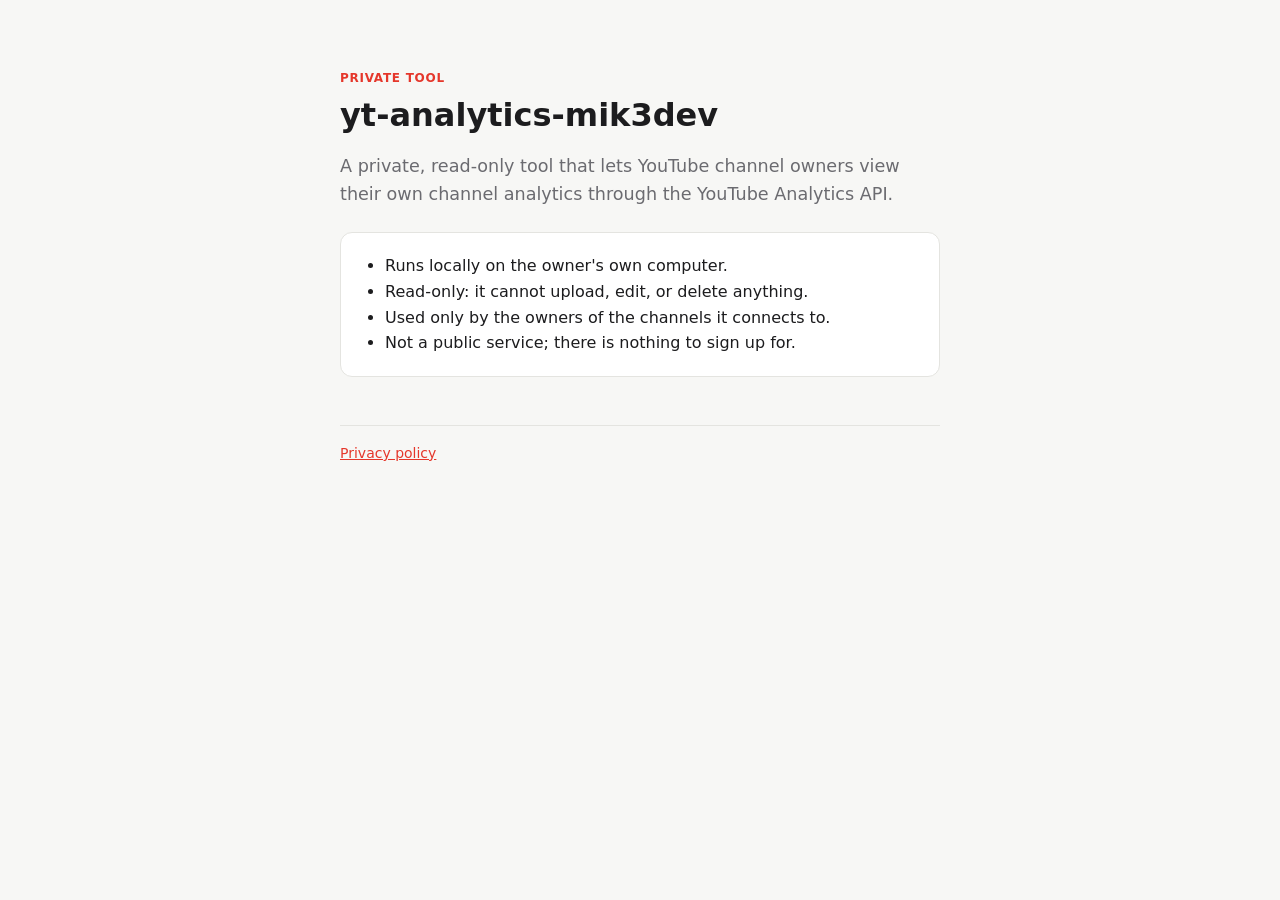
<file: index.html>
<!doctype html>
<html lang="en">
<head>
<meta charset="utf-8">
<meta name="viewport" content="width=device-width, initial-scale=1">
<title>yt-analytics-mik3dev</title>
<link rel="stylesheet" href="style.css">
</head>
<body>
<main>
  <span class="badge">Private tool</span>
  <h1>yt-analytics-mik3dev</h1>
  <p class="lead">A private, read-only tool that lets YouTube channel owners
  view their own channel analytics through the YouTube Analytics API.</p>

  <div class="card">
    <ul>
      <li>Runs locally on the owner's own computer.</li>
      <li>Read-only: it cannot upload, edit, or delete anything.</li>
      <li>Used only by the owners of the channels it connects to.</li>
      <li>Not a public service; there is nothing to sign up for.</li>
    </ul>
  </div>

  <footer>
    <a href="privacy.html">Privacy policy</a>
  </footer>
</main>
</body>
</html>
</file>
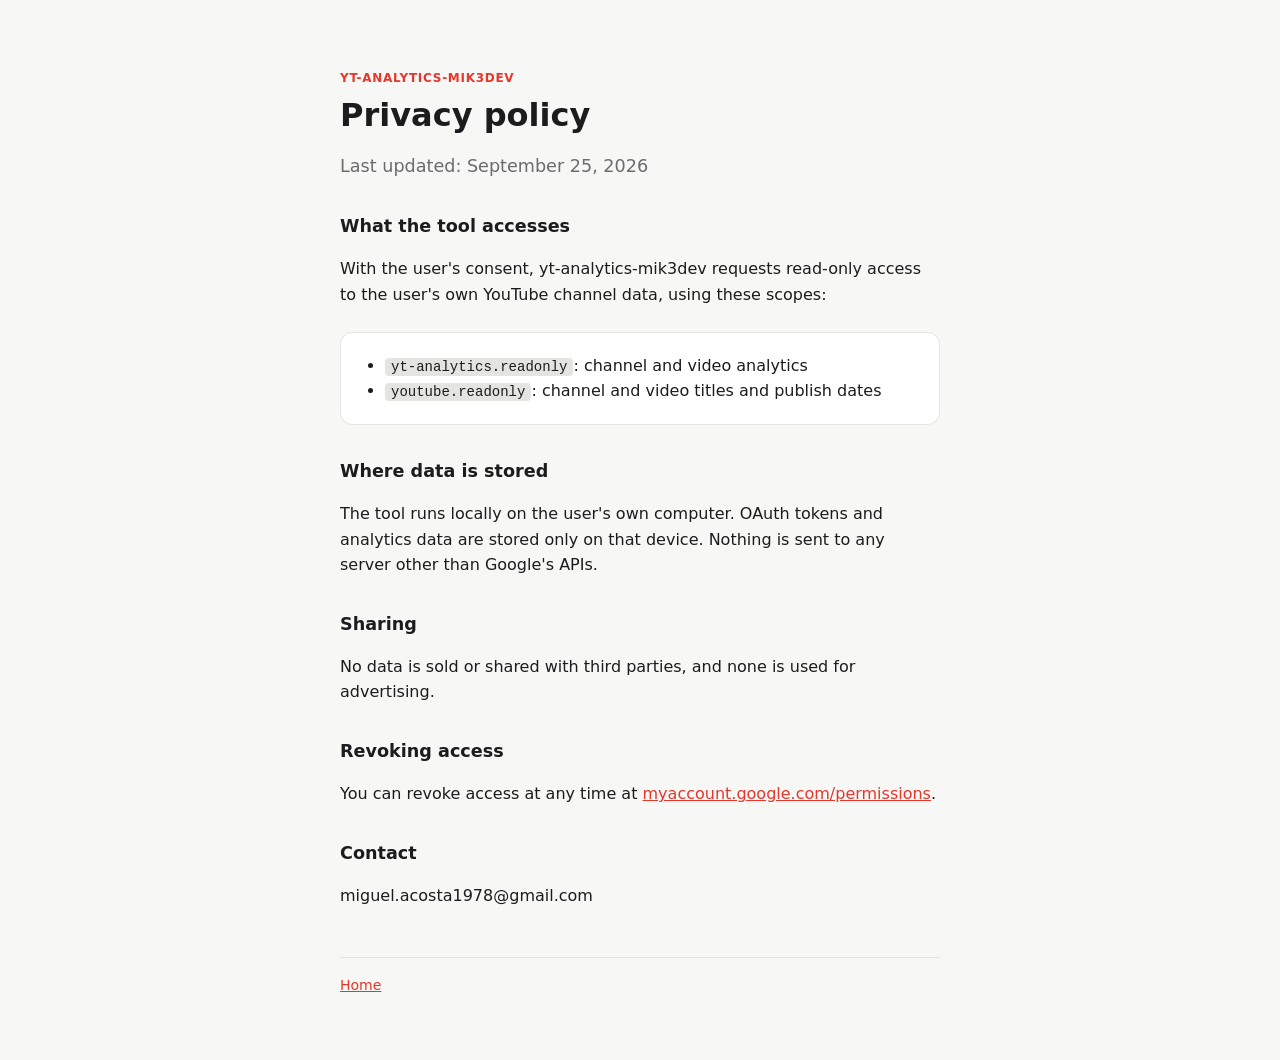
<file: privacy.html>
<!doctype html>
<html lang="en">
<head>
<meta charset="utf-8">
<meta name="viewport" content="width=device-width, initial-scale=1">
<title>Privacy policy · yt-analytics-mik3dev</title>
<link rel="stylesheet" href="style.css">
</head>
<body>
<main>
  <span class="badge">yt-analytics-mik3dev</span>
  <h1>Privacy policy</h1>
  <p class="lead">Last updated: September 25, 2026</p>

  <h2>What the tool accesses</h2>
  <p>With the user's consent, yt-analytics-mik3dev requests read-only access
  to the user's own YouTube channel data, using these scopes:</p>
  <div class="card">
    <ul>
      <li><code>yt-analytics.readonly</code>: channel and video analytics</li>
      <li><code>youtube.readonly</code>: channel and video titles and publish dates</li>
    </ul>
  </div>

  <h2>Where data is stored</h2>
  <p>The tool runs locally on the user's own computer. OAuth tokens and
  analytics data are stored only on that device. Nothing is sent to any
  server other than Google's APIs.</p>

  <h2>Sharing</h2>
  <p>No data is sold or shared with third parties, and none is used for
  advertising.</p>

  <h2>Revoking access</h2>
  <p>You can revoke access at any time at
  <a href="https://myaccount.google.com/permissions">myaccount.google.com/permissions</a>.</p>

  <h2>Contact</h2>
  <p>miguel.acosta1978@gmail.com</p>

  <footer>
    <a href="index.html">Home</a>
  </footer>
</main>
</body>
</html>
</file>
<file: style.css>
:root {
  --bg: #f7f7f5;
  --card: #ffffff;
  --text: #1c1c1e;
  --muted: #6b6b70;
  --accent: #e5372b;
  --border: #e4e4e0;
  color-scheme: light dark;
}
@media (prefers-color-scheme: dark) {
  :root {
    --bg: #111113;
    --card: #1b1b1e;
    --text: #ececec;
    --muted: #9a9aa0;
    --border: #2a2a2e;
  }
}
* { box-sizing: border-box; }
body {
  margin: 0;
  background: var(--bg);
  color: var(--text);
  font: 16px/1.6 system-ui, -apple-system, "Segoe UI", Roboto, sans-serif;
}
main {
  max-width: 640px;
  margin: 0 auto;
  padding: 64px 20px;
}
.badge {
  display: inline-block;
  font-size: 12px;
  font-weight: 600;
  letter-spacing: .06em;
  text-transform: uppercase;
  color: var(--accent);
  margin-bottom: 8px;
}
h1 { font-size: 2rem; line-height: 1.2; margin: 0 0 16px; }
h2 { font-size: 1.1rem; margin: 32px 0 8px; }
p, li { color: var(--text); }
.lead { font-size: 1.1rem; color: var(--muted); }
.card {
  background: var(--card);
  border: 1px solid var(--border);
  border-radius: 12px;
  padding: 20px 24px;
  margin-top: 24px;
}
.card ul { margin: 0; padding-left: 20px; }
a { color: var(--accent); }
code {
  font: 14px ui-monospace, SFMono-Regular, Menlo, monospace;
  background: var(--border);
  padding: 1px 6px;
  border-radius: 4px;
}
footer {
  margin-top: 48px;
  padding-top: 16px;
  border-top: 1px solid var(--border);
  color: var(--muted);
  font-size: 14px;
}
</file>
